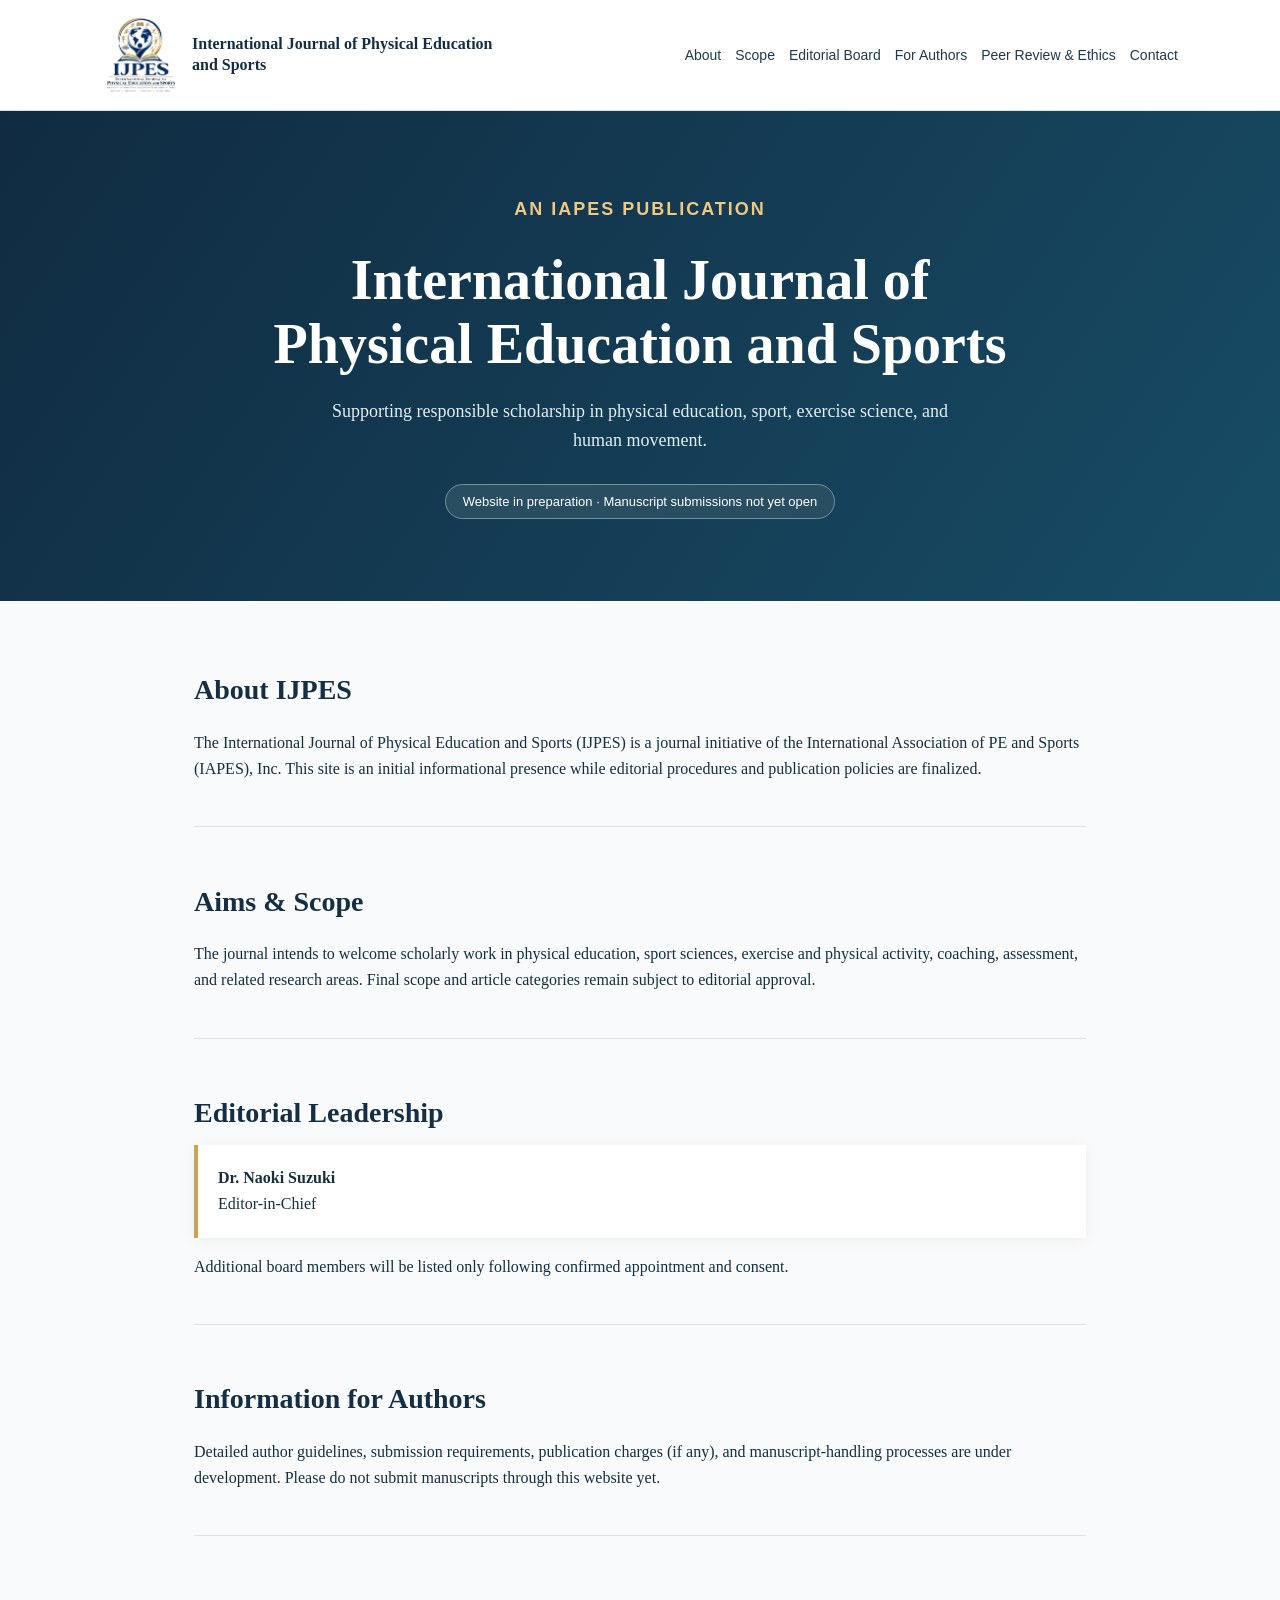
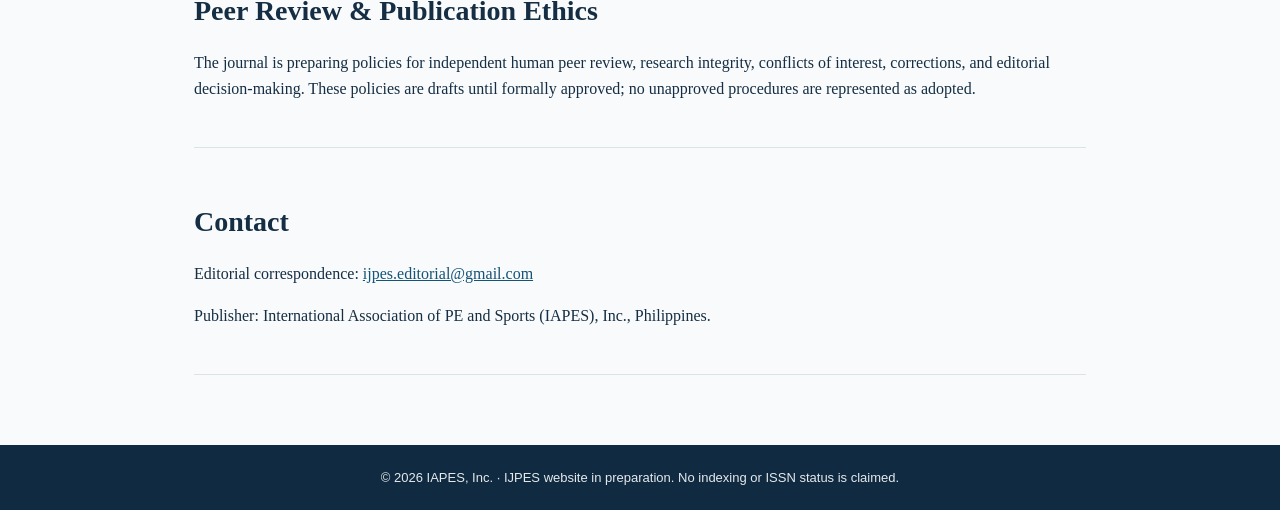
<file: index.html>
<!doctype html>
<html lang="en"><head><meta charset="UTF-8"><meta name="viewport" content="width=device-width, initial-scale=1"><meta name="description" content="International Journal of Physical Education and Sports (IJPES), published by IAPES. Website in preparation."><title>IJPES | International Journal of Physical Education and Sports</title><link rel="stylesheet" href="style.css"><link rel="icon" href="ijpes-mark.svg" type="image/svg+xml"></head><body><header><div class="bar"><div class="brand"><img class="journal-mark" src="IJPES%20Global%20Sports%20Education%20Emblem.png" alt="IJPES Global Sports Education Emblem" width="72" height="72"><span>International Journal of Physical Education and Sports</span></div><nav><a href="#about">About</a><a href="#scope">Scope</a><a href="editorial-board.html">Editorial Board</a><a href="author-guidelines.html">For Authors</a><a href="publication-ethics.html">Peer Review &amp; Ethics</a><a href="#contact">Contact</a></nav></div></header><main><section class="hero"><p class="eyebrow">AN IAPES PUBLICATION</p><h1>International Journal of<br> Physical Education and Sports</h1><p>Supporting responsible scholarship in physical education, sport, exercise science, and human movement.</p><span class="notice">Website in preparation · Manuscript submissions not yet open</span></section><div class="wrap"><section id="about"><h2>About IJPES</h2><p>The International Journal of Physical Education and Sports (IJPES) is a journal initiative of the International Association of PE and Sports (IAPES), Inc. This site is an initial informational presence while editorial procedures and publication policies are finalized.</p></section><section id="scope"><h2>Aims &amp; Scope</h2><p>The journal intends to welcome scholarly work in physical education, sport sciences, exercise and physical activity, coaching, assessment, and related research areas. Final scope and article categories remain subject to editorial approval.</p></section><section id="editors"><h2>Editorial Leadership</h2><div class="panel"><strong>Dr. Naoki Suzuki</strong><p>Editor-in-Chief</p></div><p>Additional board members will be listed only following confirmed appointment and consent.</p></section><section id="authors"><h2>Information for Authors</h2><p>Detailed author guidelines, submission requirements, publication charges (if any), and manuscript-handling processes are under development. Please do not submit manuscripts through this website yet.</p></section><section id="ethics"><h2>Peer Review &amp; Publication Ethics</h2><p>The journal is preparing policies for independent human peer review, research integrity, conflicts of interest, corrections, and editorial decision-making. These policies are drafts until formally approved; no unapproved procedures are represented as adopted.</p></section><section id="contact"><h2>Contact</h2><p>Editorial correspondence: <a href="mailto:ijpes.editorial@gmail.com">ijpes.editorial@gmail.com</a></p><p>Publisher: International Association of PE and Sports (IAPES), Inc., Philippines.</p></section></div></main><footer>© 2026 IAPES, Inc. · IJPES website in preparation. No indexing or ISSN status is claimed.</footer></body></html>
</file>
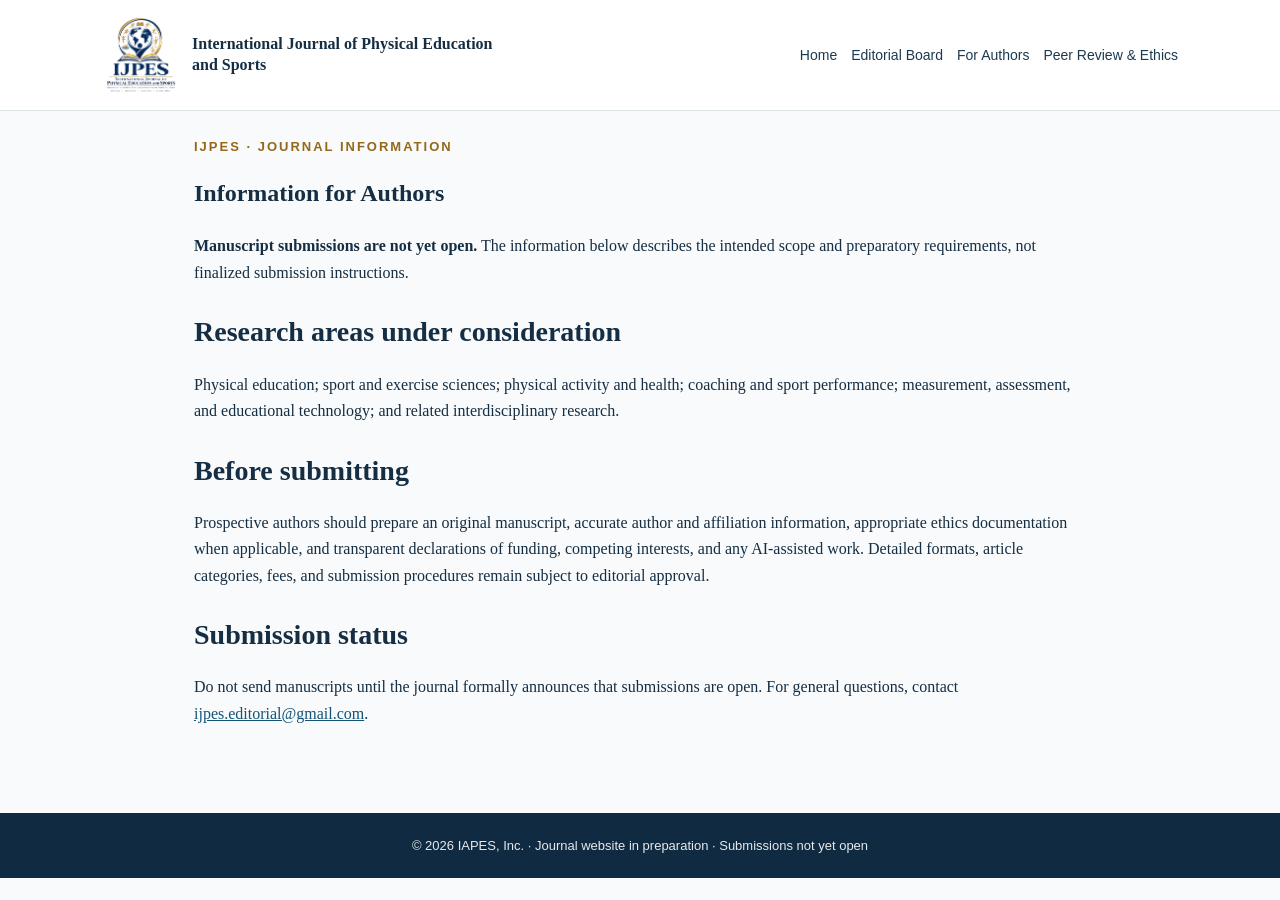
<file: author-guidelines.html>
<!doctype html><html lang="en"><head><meta charset="utf-8"><meta name="viewport" content="width=device-width,initial-scale=1"><title>Information for Authors | IJPES</title><meta name="description" content="IJPES journal information and policies under preparation"><link rel="icon" href="ijpes-mark.svg" type="image/svg+xml"><link rel="stylesheet" href="style.css"></head><body><header><div class="bar"><div class="brand"><img class="journal-mark" src="IJPES%20Global%20Sports%20Education%20Emblem.png" width="78" height="78" alt="IJPES Global Sports Education Emblem"><span>International Journal of Physical Education and Sports</span></div><nav><a href="index.html">Home</a><a href="editorial-board.html">Editorial Board</a><a href="author-guidelines.html">For Authors</a><a href="publication-ethics.html">Peer Review &amp; Ethics</a></nav></div></header><main><div class="wrap"><section><p class="eyebrow" style="color:#946819!important">IJPES · JOURNAL INFORMATION</p><h1>Information for Authors</h1><p><strong>Manuscript submissions are not yet open.</strong> The information below describes the intended scope and preparatory requirements, not finalized submission instructions.</p><h2>Research areas under consideration</h2><p>Physical education; sport and exercise sciences; physical activity and health; coaching and sport performance; measurement, assessment, and educational technology; and related interdisciplinary research.</p><h2>Before submitting</h2><p>Prospective authors should prepare an original manuscript, accurate author and affiliation information, appropriate ethics documentation when applicable, and transparent declarations of funding, competing interests, and any AI-assisted work. Detailed formats, article categories, fees, and submission procedures remain subject to editorial approval.</p><h2>Submission status</h2><p>Do not send manuscripts until the journal formally announces that submissions are open. For general questions, contact <a href="mailto:ijpes.editorial@gmail.com">ijpes.editorial@gmail.com</a>.</p></section></div></main><footer>© 2026 IAPES, Inc. · Journal website in preparation · Submissions not yet open</footer></body></html>
</file>
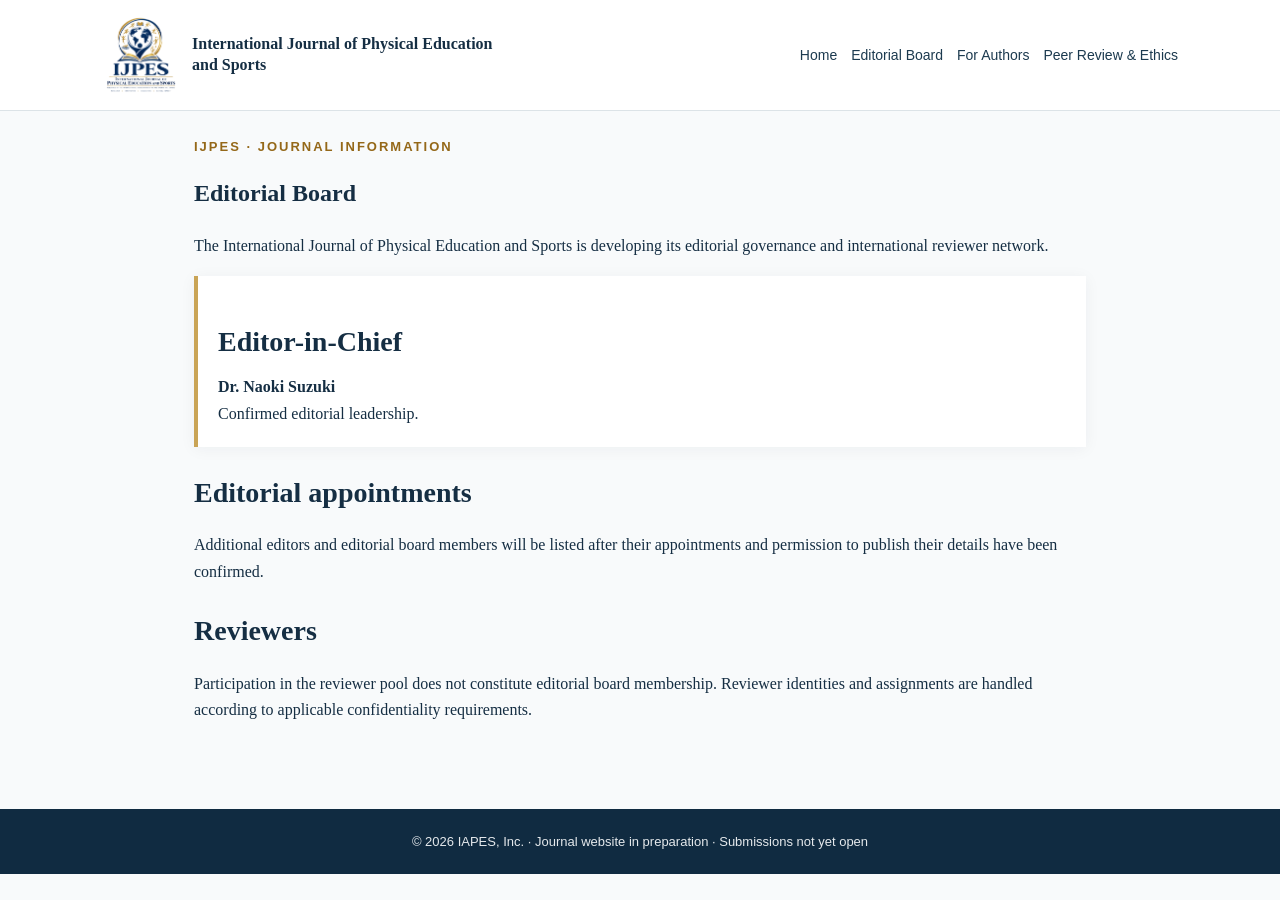
<file: editorial-board.html>
<!doctype html><html lang="en"><head><meta charset="utf-8"><meta name="viewport" content="width=device-width,initial-scale=1"><title>Editorial Board | IJPES</title><meta name="description" content="IJPES journal information and policies under preparation"><link rel="icon" href="ijpes-mark.svg" type="image/svg+xml"><link rel="stylesheet" href="style.css"></head><body><header><div class="bar"><div class="brand"><img class="journal-mark" src="IJPES%20Global%20Sports%20Education%20Emblem.png" width="78" height="78" alt="IJPES Global Sports Education Emblem"><span>International Journal of Physical Education and Sports</span></div><nav><a href="index.html">Home</a><a href="editorial-board.html">Editorial Board</a><a href="author-guidelines.html">For Authors</a><a href="publication-ethics.html">Peer Review &amp; Ethics</a></nav></div></header><main><div class="wrap"><section><p class="eyebrow" style="color:#946819!important">IJPES · JOURNAL INFORMATION</p><h1>Editorial Board</h1><p>The International Journal of Physical Education and Sports is developing its editorial governance and international reviewer network.</p><div class="panel"><h2>Editor-in-Chief</h2><strong>Dr. Naoki Suzuki</strong><p>Confirmed editorial leadership.</p></div><h2>Editorial appointments</h2><p>Additional editors and editorial board members will be listed after their appointments and permission to publish their details have been confirmed.</p><h2>Reviewers</h2><p>Participation in the reviewer pool does not constitute editorial board membership. Reviewer identities and assignments are handled according to applicable confidentiality requirements.</p></section></div></main><footer>© 2026 IAPES, Inc. · Journal website in preparation · Submissions not yet open</footer></body></html>
</file>
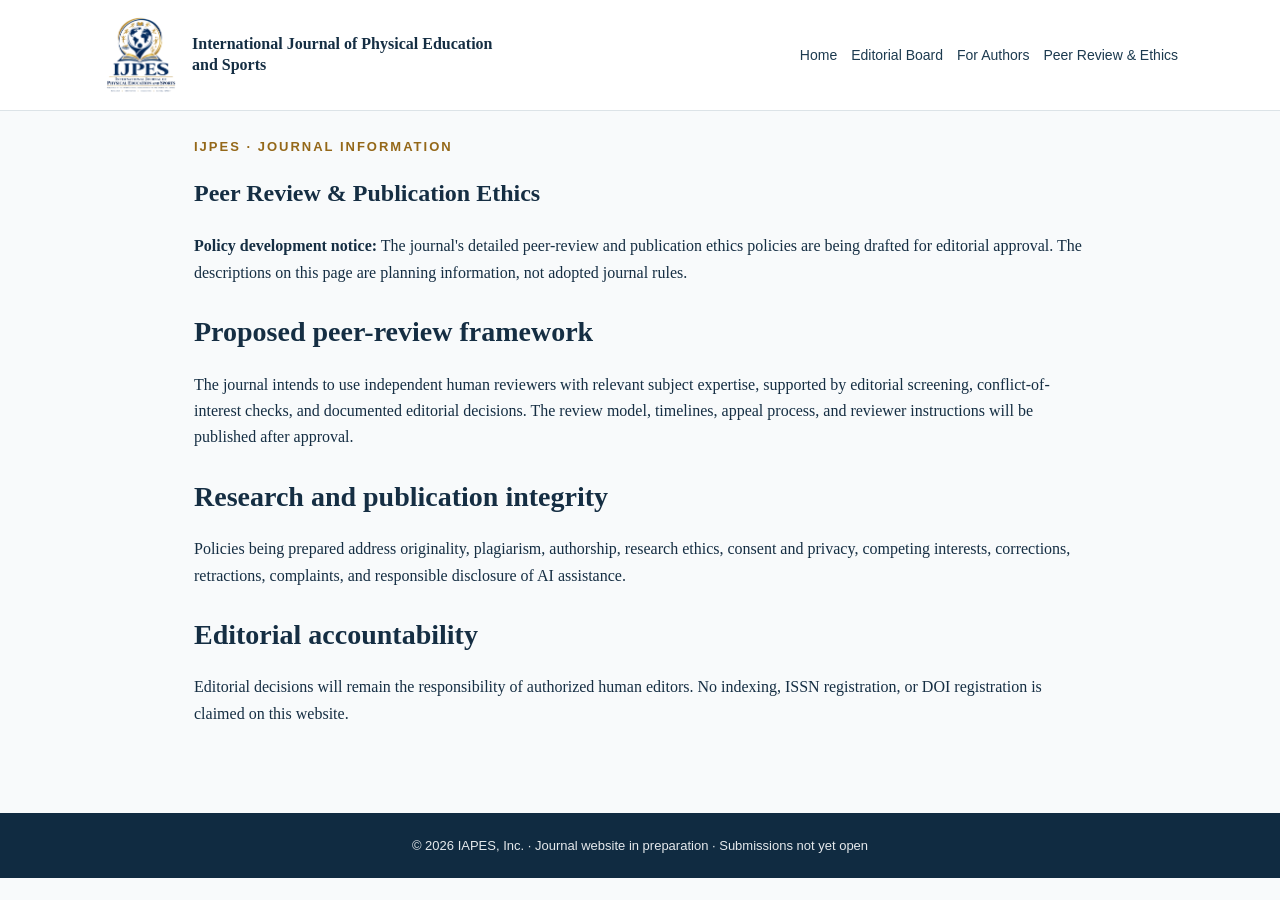
<file: publication-ethics.html>
<!doctype html><html lang="en"><head><meta charset="utf-8"><meta name="viewport" content="width=device-width,initial-scale=1"><title>Peer Review & Publication Ethics | IJPES</title><meta name="description" content="IJPES journal information and policies under preparation"><link rel="icon" href="ijpes-mark.svg" type="image/svg+xml"><link rel="stylesheet" href="style.css"></head><body><header><div class="bar"><div class="brand"><img class="journal-mark" src="IJPES%20Global%20Sports%20Education%20Emblem.png" width="78" height="78" alt="IJPES Global Sports Education Emblem"><span>International Journal of Physical Education and Sports</span></div><nav><a href="index.html">Home</a><a href="editorial-board.html">Editorial Board</a><a href="author-guidelines.html">For Authors</a><a href="publication-ethics.html">Peer Review &amp; Ethics</a></nav></div></header><main><div class="wrap"><section><p class="eyebrow" style="color:#946819!important">IJPES · JOURNAL INFORMATION</p><h1>Peer Review & Publication Ethics</h1><p><strong>Policy development notice:</strong> The journal's detailed peer-review and publication ethics policies are being drafted for editorial approval. The descriptions on this page are planning information, not adopted journal rules.</p><h2>Proposed peer-review framework</h2><p>The journal intends to use independent human reviewers with relevant subject expertise, supported by editorial screening, conflict-of-interest checks, and documented editorial decisions. The review model, timelines, appeal process, and reviewer instructions will be published after approval.</p><h2>Research and publication integrity</h2><p>Policies being prepared address originality, plagiarism, authorship, research ethics, consent and privacy, competing interests, corrections, retractions, complaints, and responsible disclosure of AI assistance.</p><h2>Editorial accountability</h2><p>Editorial decisions will remain the responsibility of authorized human editors. No indexing, ISSN registration, or DOI registration is claimed on this website.</p></section></div></main><footer>© 2026 IAPES, Inc. · Journal website in preparation · Submissions not yet open</footer></body></html>
</file>
<file: style.css>
:root{font-family:Georgia,serif;color:#152e43;background:#f8fafb}*{box-sizing:border-box}body{margin:0;line-height:1.65}a{color:#145477}header{background:#fff;border-bottom:1px solid #dce3e7}.bar{max-width:1120px;margin:auto;padding:16px 22px;display:flex;align-items:center;justify-content:space-between;gap:20px}.brand{display:flex;align-items:center;gap:12px;font-weight:700;max-width:400px;line-height:1.3}.seal{display:grid;place-items:center;background:#17384f;color:#e8c37a;border:2px solid #d4a953;border-radius:50%;width:62px;height:62px;font-size:15px;flex:none}nav{display:flex;flex-wrap:wrap;gap:14px;font:14px Arial,sans-serif}nav a{text-decoration:none;color:#1c3a4f}.hero{background:linear-gradient(125deg,#102b41,#174c65);color:#fff;text-align:center;padding:88px 22px 82px}.hero h1{font-size:clamp(32px,5vw,56px);line-height:1.15;margin:10px auto 20px;max-width:950px}.hero p{max-width:660px;margin:0 auto 28px;color:#e3edf2;font-size:18px}.eyebrow{color:#edc981!important;font:700 13px Arial,sans-serif;letter-spacing:2px}.notice{display:inline-block;background:#294d61;border:1px solid #73919f;border-radius:24px;padding:9px 17px;font:13px Arial,sans-serif}.wrap{max-width:940px;margin:auto;padding:15px 24px 70px}section[id]{padding:28px 0;border-bottom:1px solid #dce3e7}h2{font-size:28px;margin-bottom:9px}.panel{background:#fff;padding:20px;border-left:4px solid #c9a456;box-shadow:0 2px 15px #102b410d}.panel p{margin:0}footer{text-align:center;padding:25px;background:#102b41;color:#e5e9ec;font:13px Arial,sans-serif}@media(max-width:720px){.bar{align-items:flex-start;flex-direction:column}.hero{padding:62px 20px}.brand{font-size:14px}}
/* Consistent journal logo display */
.brand .journal-mark{width:78px;height:78px;object-fit:contain;flex-shrink:0}
@media(max-width:720px){.brand .journal-mark{width:66px;height:66px}}
</file>
